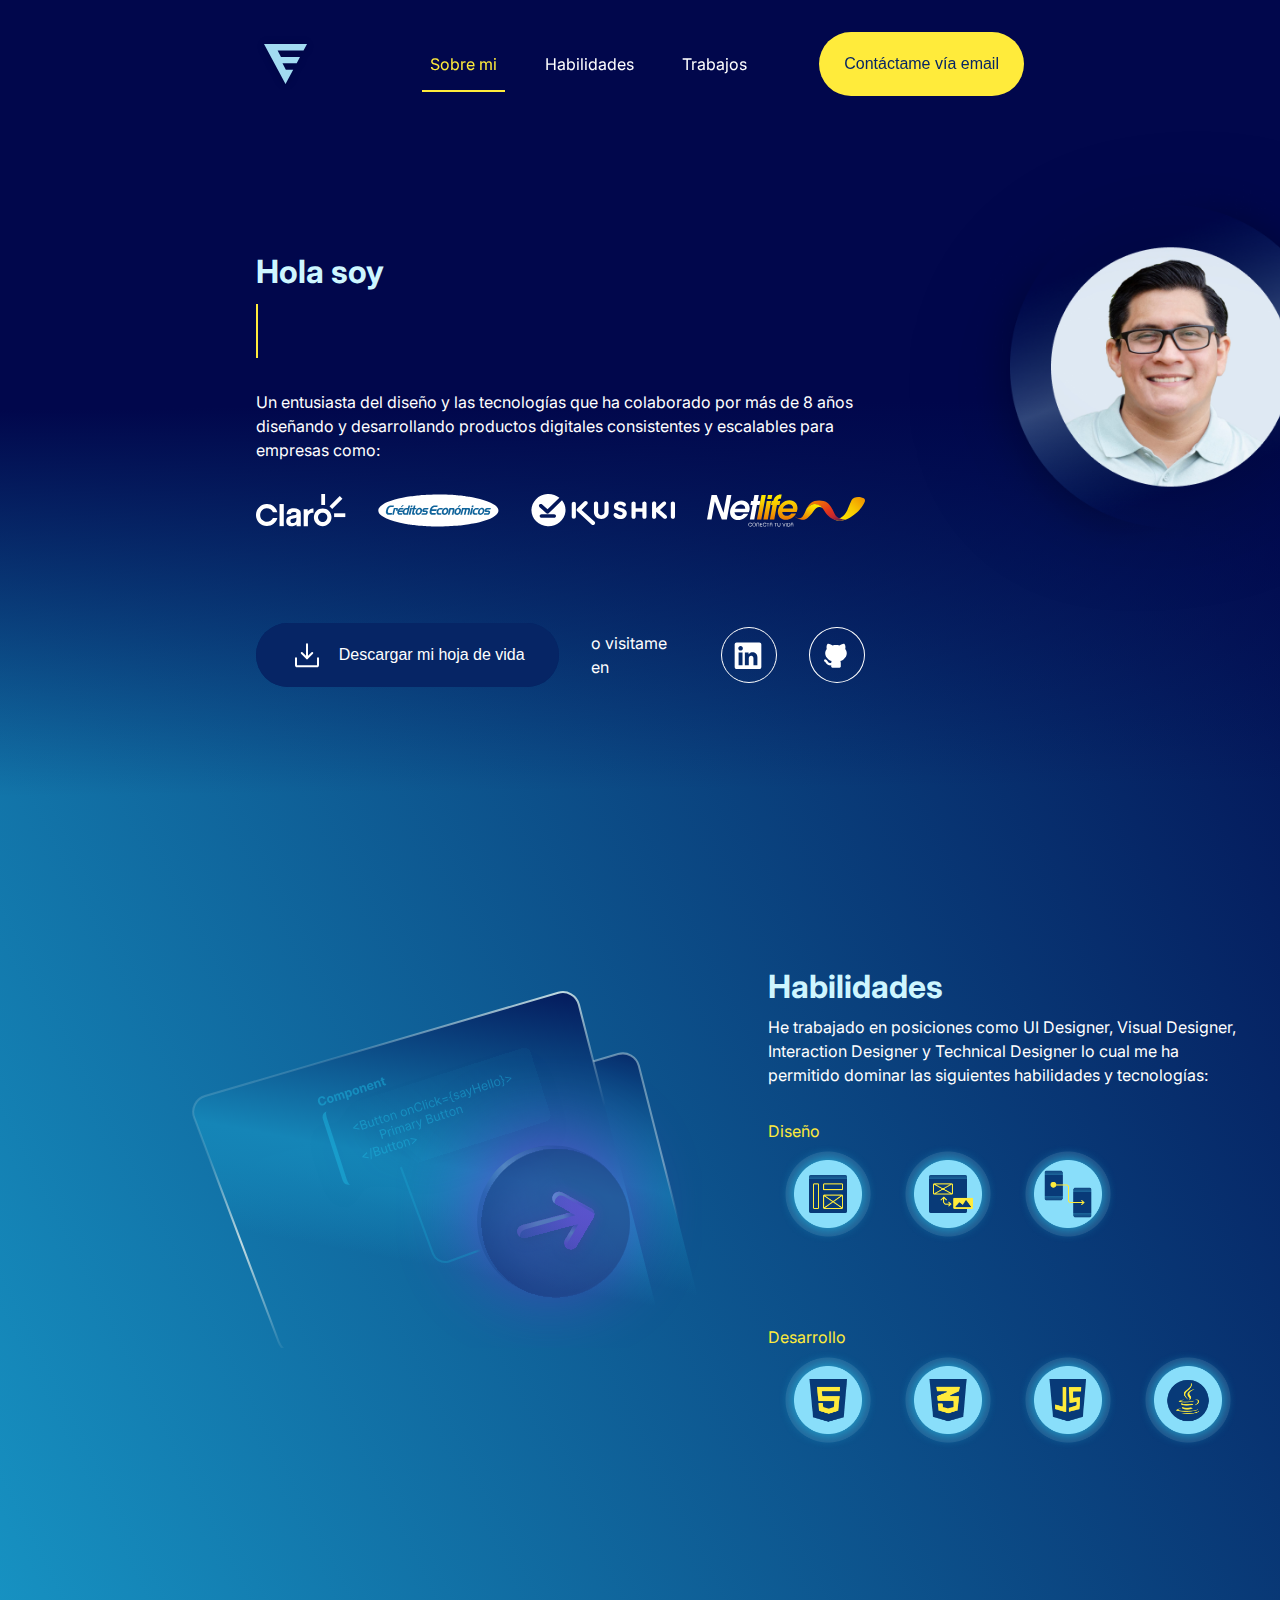
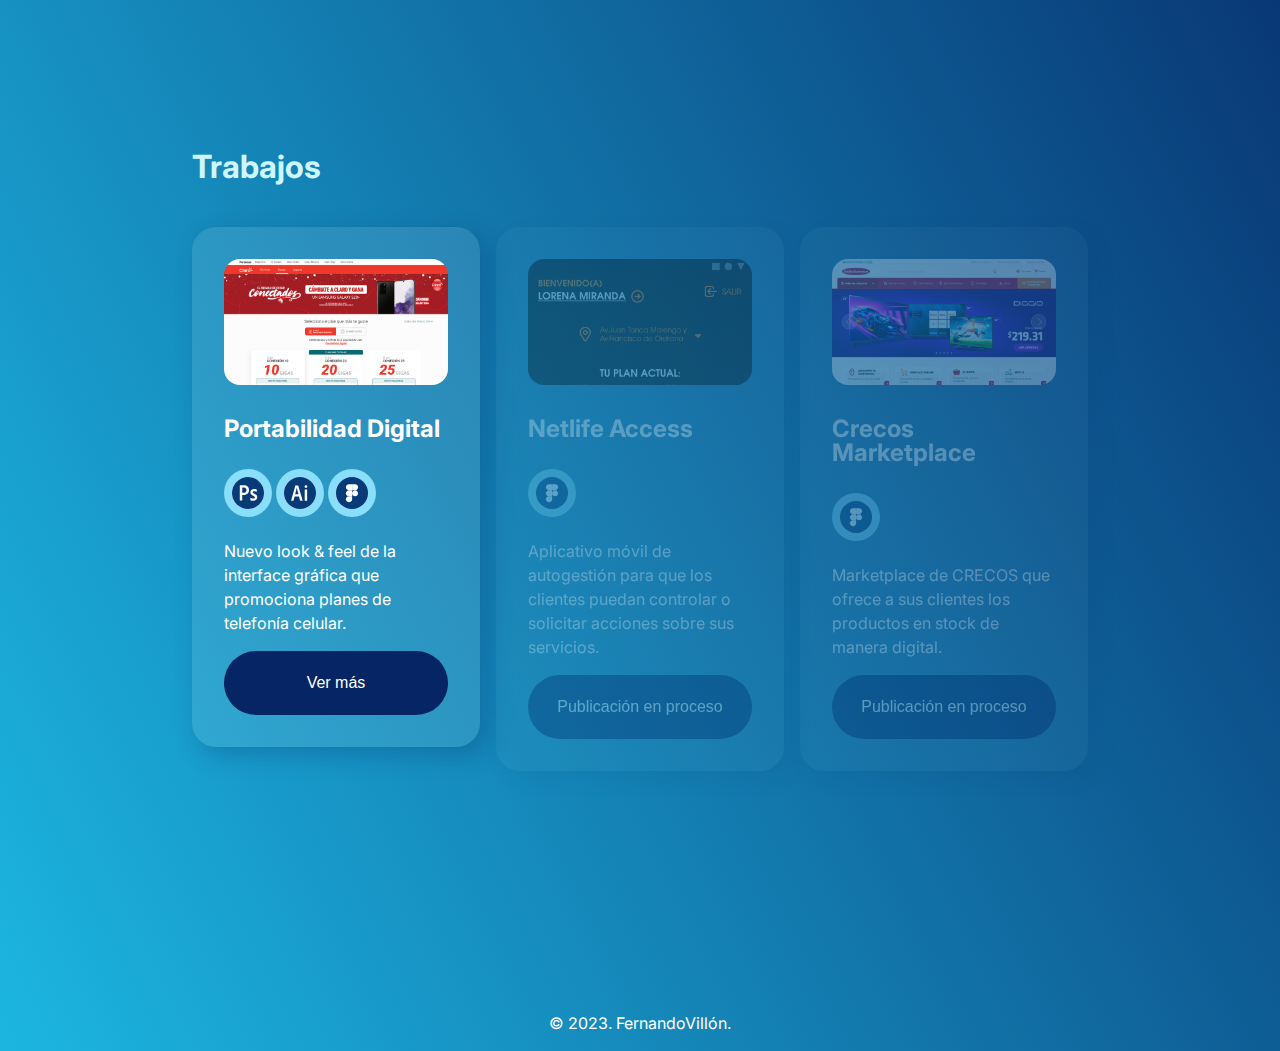
<file: index.html>
<!DOCTYPE html>
<html lang="en">
  <head>
    <meta charset="UTF-8" />
    <meta http-equiv="X-UA-Compatible" content="IE=edge" />
    <meta name="viewport" content="width=device-width, initial-scale=1" />

    <title>FernandoVillon</title>
    <link rel="stylesheet" href="style/style.css" />
  </head>
  <body>
    <nav>
      <img src="./assets/images/LogoFVR.svg" alt="" />
      <div id="actionsNav">
        <ul class="menu">
          <li><a class="header active" href="#header">Sobre mi</a></li>
          <li><a class="skills" href="#skills">Habilidades</a></li>
          <li><a class="trabajos" href="#trabajos">Trabajos</a></li>
        </ul>
        <button
          id="btn_primary"
          onclick="window.location.href='mailto:fvillonr@gmail.com'"
        >
          Contáctame vía email
        </button>
        <div id="menu_icon">
          <img id="iconMenu" src="./assets/icons/List.svg" alt="" />
        </div>
      </div>
    </nav>
    <section id="header">
      <div id="infoFVR">
        <div id="title">
          <h1 class="static-text">Hola soy</h1>
          <ul class="dynamic-txts">
            <li><span>Fernando Villón</span></li>
            <li><span>UI Designer</span></li>
            <li><span>Frontend Developer</span></li>
          </ul>
          <!--<p class="highlights">UI Designer | Frontend Developer</p>-->
        </div>
        <p>
          Un entusiasta del diseño y las tecnologías que ha colaborado por más
          de 8 años diseñando y desarrollando productos digitales consistentes y
          escalables para empresas como:
        </p>
        <div id="brands">
          <img class="it" src="assets/images/brands/Claro.svg" alt="" />
          <img class="it" src="assets/images/brands/CE_LOGO.svg" alt="" />
          <img class="it" src="assets/images/brands/Kushki.svg" alt="" />
          <img class="it" src="assets/images/brands/Netlife.svg" alt="" />
        </div>
        <div id="actions">
          <a
            href="./files/CV Formato_2022_FVR_SP_dev.pdf"
            download="FernandoVillonCV"
            target="_blank"
          >
            <button id="btn_secondary">
              <img
                id="icon_download"
                src="assets/icons/DownloadSimple.svg"
                alt=""
              />
              Descargar mi hoja de vida
            </button>
          </a>
          o visitame en
          <button
            id="btn_link"
            onclick="window.open('http://www.linkedin.com/in/fvillonr/')"
          >
            <img
              id="icon_download"
              src="assets/icons/Linkedin Fill.svg"
              alt=""
            />
            <span class="nameRRSS"> Linkedin</span>
          </button>
          <button
          id="btn_link"
          onclick="window.open('https://github.com/fvillon')"
        >
          <img
            id="icon_download"
            src="assets/icons/Github_filled.svg"
            alt=""
          />
          <span class="nameRRSS"> Github</span>
        </button>
        </div>
      </div>
      <img id="portraitIMG" src="./assets/images/FVRprotraitIMG2.png" alt=""> 
      
      <!--<div id="portrait">

      </div>-->
      <img id="blurTop" src="assets/images/BlurTopIMG.svg" alt="" />
    </section>
    <section id="skills">
      <img
        id="imgSkills"
        src="assets/images/StyleSheetsComponents.svg"
        alt=""
      />
      <div id="infoSkills">
        <h1 class="title">Habilidades</h1>
        <p>
          He trabajado en posiciones como UI Designer, Visual Designer,
          Interaction Designer y Technical Designer lo cual me ha permitido
          dominar las siguientes habilidades y tecnologías:
        </p>
        <div id="designSkills">
          <p class="highlights">Diseño</p>
          <div id="designItems">
            <div id="item">
              <img
                class="skillItem"
                src="assets/images/Skills/Design/Wireframe.png"
                alt=""
              />
              <h3>Wireframes</h3>
            </div>
            <div id="item">
              <img
                class="skillItem"
                src="assets/images/Skills/Design/Mockup.png"
                alt=""
              />
              <h3>Mockups</h3>
            </div>
            <div id="item">
              <img
                class="skillItem"
                src="assets/images/Skills/Design/Prototype.png"
                alt=""
              />
              <h3>Prototype</h3>
            </div>
          </div>
        </div>
        <div id="devSkills">
          <p class="highlights">Desarrollo</p>
          <div id="devItems">
            <div id="item">
              <img
                class="skillItem"
                src="assets/images/Skills/Dev/HTML.png"
                alt=""
              />
              <h3>Html</h3>
            </div>
            <div id="item">
              <img
                class="skillItem"
                src="assets/images/Skills/Dev/CSS.png"
                alt=""
              />
              <h3>Css</h3>
            </div>
            <div id="item">
              <img
                class="skillItem"
                src="assets/images/Skills/Dev/JS.png"
                alt=""
              />
              <h3>Javascript</h3>
            </div>
            <div id="item">
              <img
                class="skillItem"
                src="assets/images/Skills/Dev/JAVA.png"
                alt=""
              />
              <h3>Java</h3>
            </div>
          </div>
        </div>
      </div>
    </section>
    <section id="trabajos">
      <h1 class="title">Trabajos</h1>
      <div id="cardsGroup">
        <div class="card" id="card1">
          <div id="imgCard1"></div>
          <div class="infoCard">
            <h1 class="subtitle">Portabilidad Digital</h1>
            <div class="toolCards">
              <img src="assets/icons/toolsCards/PS.svg" alt="" />
              <img src="assets/icons/toolsCards/AI.svg" alt="" />
              <img src="assets/icons/toolsCards/Figma.svg" alt="" />
            </div>
            <p class="description">
              Nuevo look & feel de la interface gráfica que promociona planes de
              telefonía celular.
            </p>
            <button
              id="btn_secondary"
              onclick="window.location.href='detailPortabilidad.html'"
            >
              <!--<img id="icon_download" src="assets/icons/DownloadSimple.svg" alt="">-->
              Ver más
            </button>
          </div>
        </div>
        <div class="card" id="card2">
          <div id="imgCard2"></div>
          <div class="infoCard">
            <h1 class="subtitle">Netlife Access</h1>
            <div class="toolCards">
              <img src="assets/icons/toolsCards/Figma.svg" alt="" />
            </div>
            <p class="description">
              Aplicativo móvil de autogestión para que los clientes puedan
              controlar o solicitar acciones sobre sus servicios.
            </p>
            <button id="btn_secondary">
              <!--<img id="icon_download" src="assets/icons/DownloadSimple.svg" alt="">-->
              Publicación en proceso
            </button>
          </div>
        </div>
        <div class="card" id="card3">
          <div id="imgCard3"></div>
          <div class="infoCard">
            <h1 class="subtitle">Crecos Marketplace</h1>
            <div class="toolCards">
              <img src="assets/icons/toolsCards/Figma.svg" alt="" />
            </div>
            <p class="description">
              Marketplace de CRECOS que ofrece a sus clientes los productos en
              stock de manera digital.
            </p>
            <button id="btn_secondary">
              <!--<img id="icon_download" src="assets/icons/DownloadSimple.svg" alt="">-->
              Publicación en proceso
            </button>
          </div>
        </div>
      </div>
    </section>
    <footer>
      <p>© 2023. FernandoVillón.</p>
    </footer>
    <!-- js script -->
    <script type="text/javascript" src="./js/script.js"></script>
  </body>
</html>
</file>
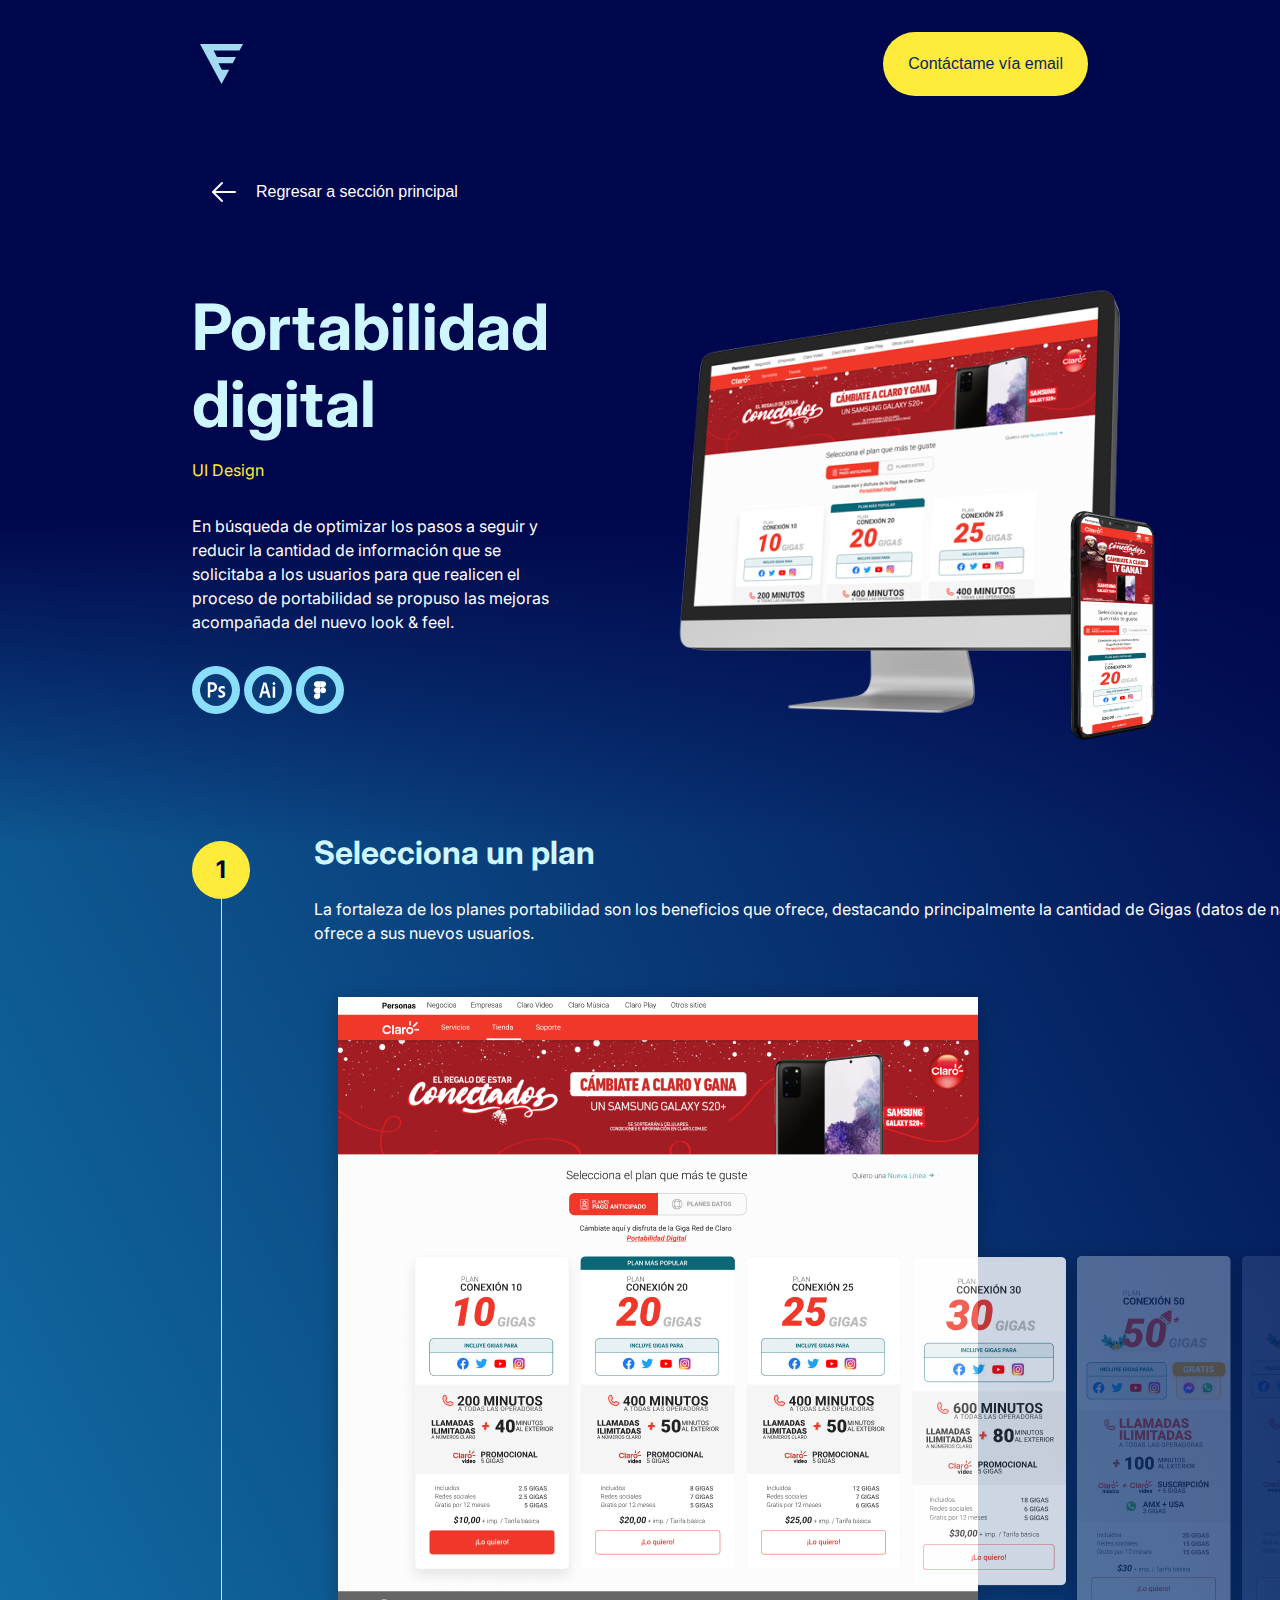
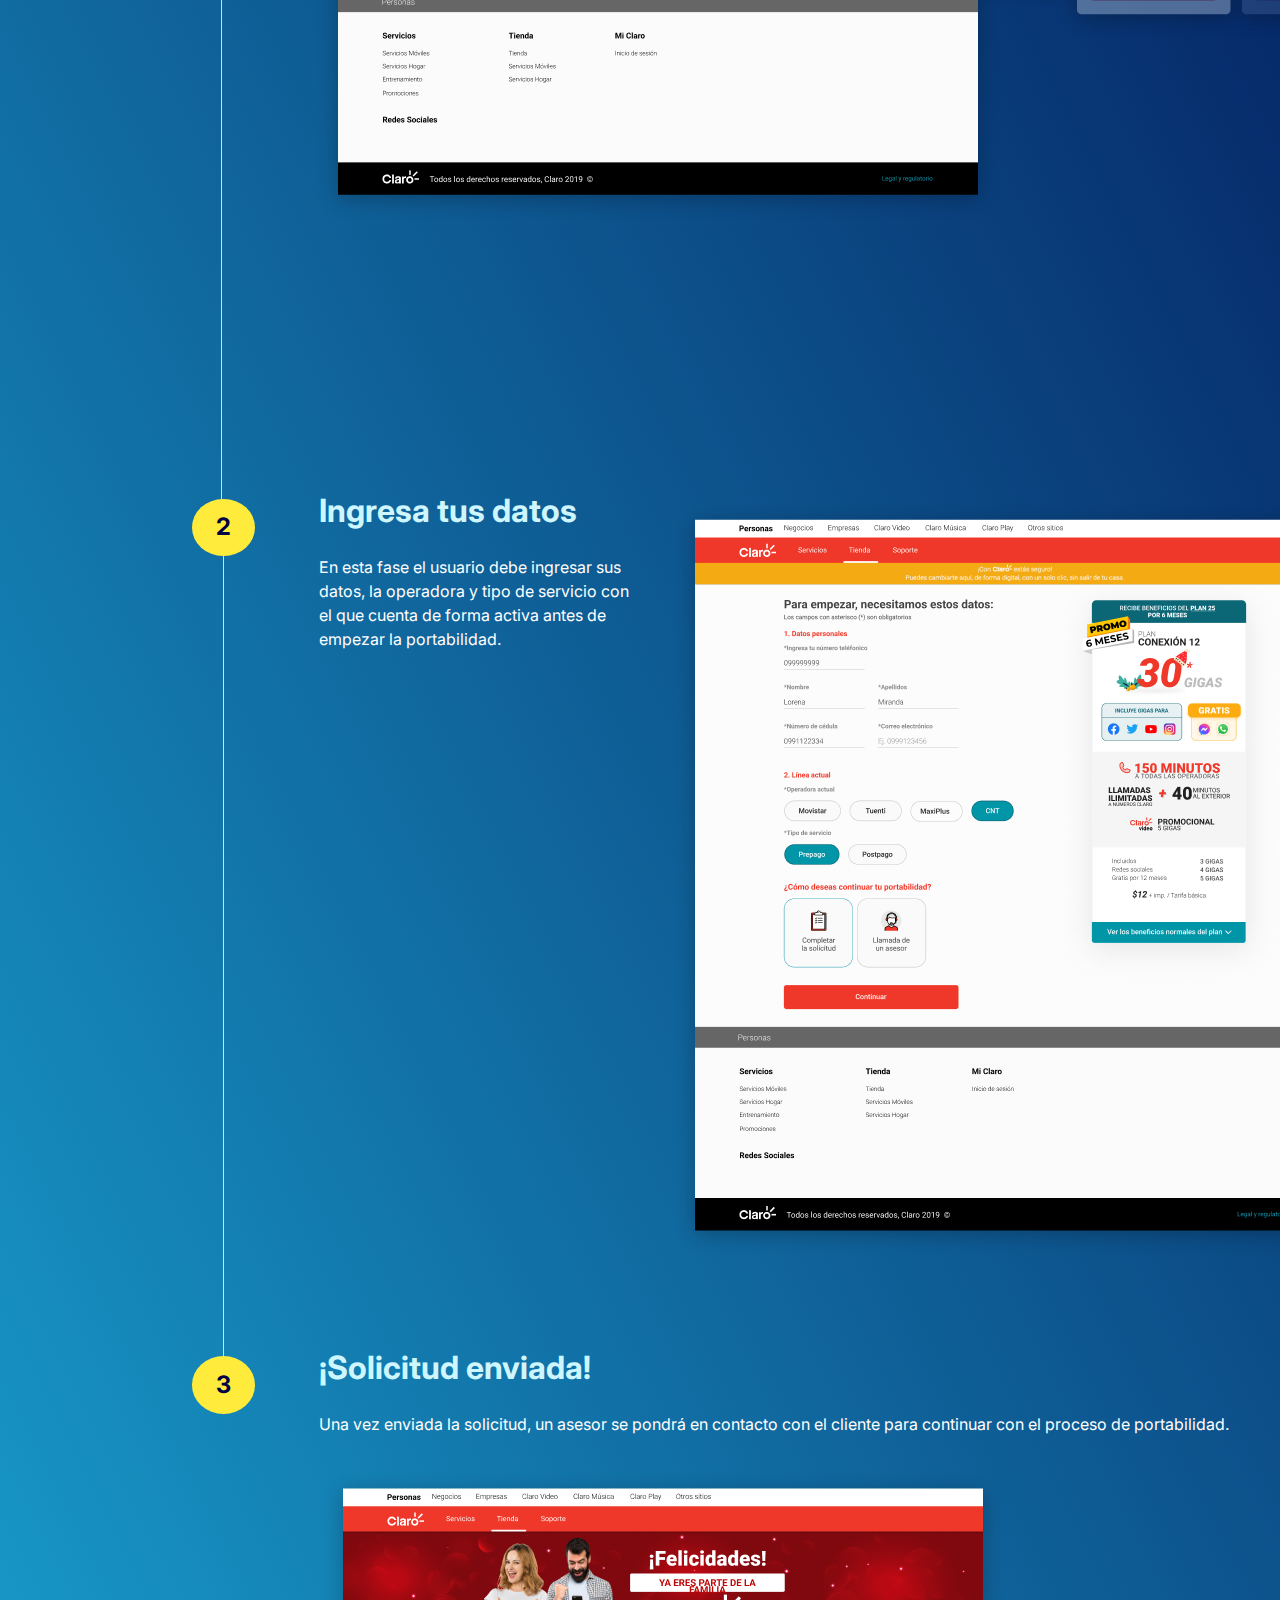
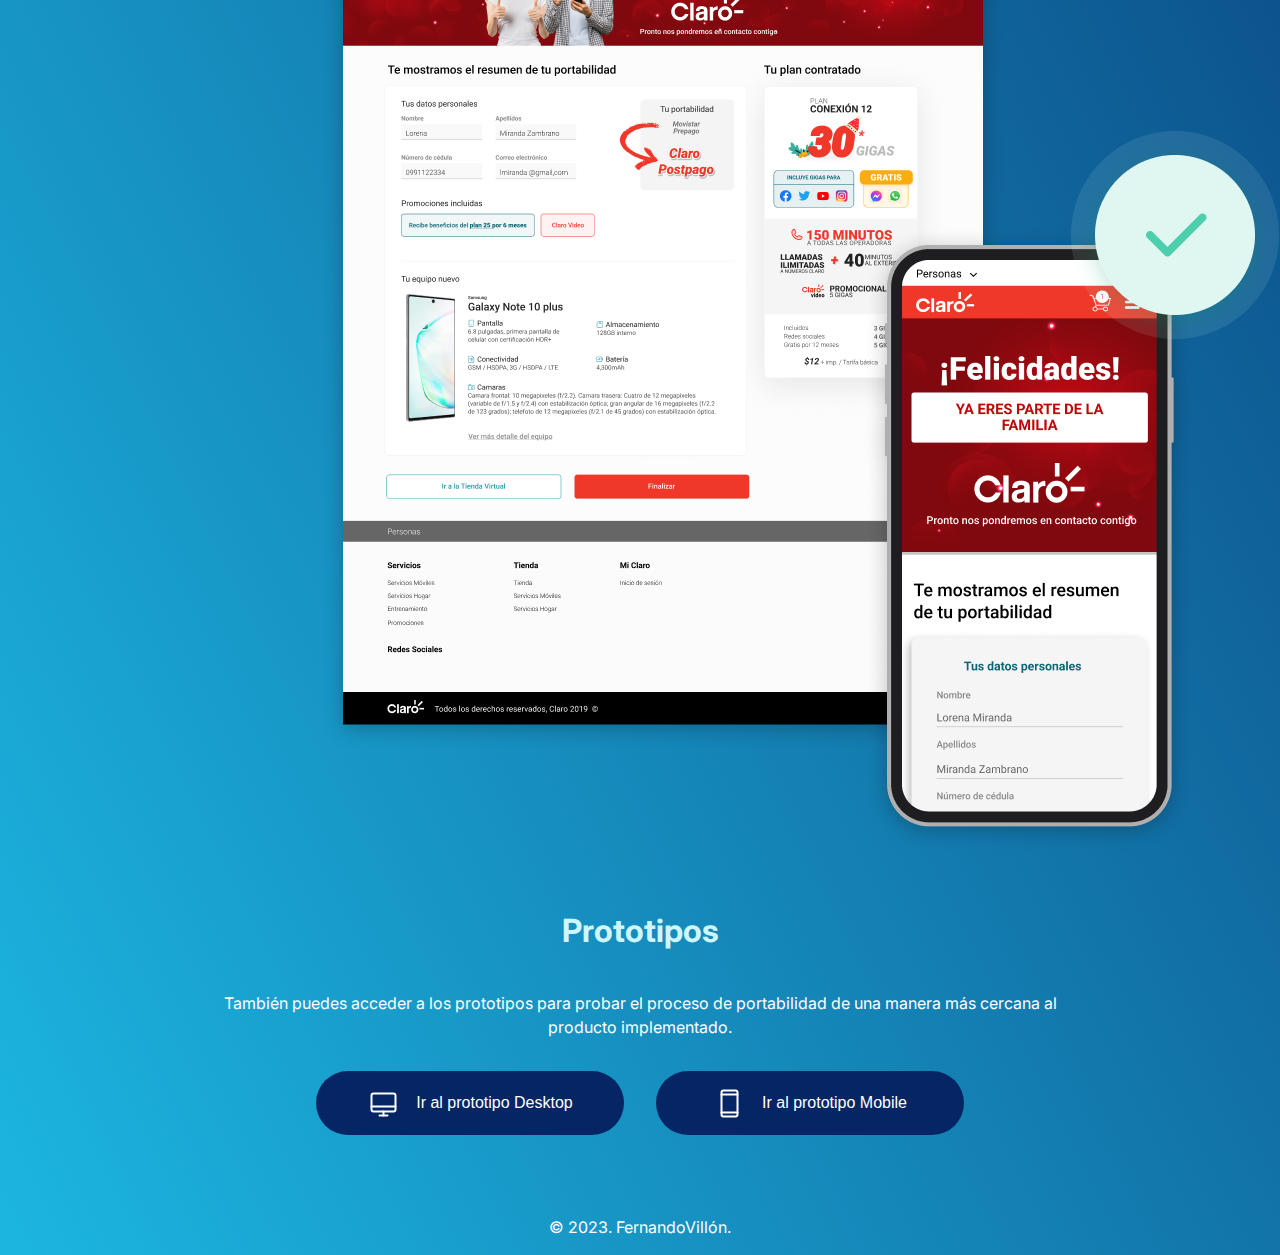
<file: detailPortabilidad.html>
<!DOCTYPE html>
<html lang="en">
  <head>
    <meta charset="UTF-8" />
    <meta http-equiv="X-UA-Compatible" content="IE=edge" />
    <meta name="viewport" content="width=device-width, initial-scale=1.0" />
    <title>Portabilidad Claro</title>
    <link rel="stylesheet" href="./style/styleDetailPortabilidad.css" />
  </head>
  <body>
    <nav>
      <img src="./assets/images/LogoFVR.svg" alt="" />
      <div id="actionsNav">
        <ul class="menu">
          <li><a class="header active" href="#header">Sobre mi</a></li>
          <li><a class="skills" href="#skills">Habilidades</a></li>
          <li><a class="trabajos" href="#trabajos">Trabajos</a></li>
        </ul>
        <button
          id="btn_primary"
          onclick="window.location.href='mailto:fvillonr@gmail.com'"
        >
          Contáctame vía email
        </button>
        <div id="menu_icon">
          <img id="iconMenu" src="./assets/icons/List.svg" alt="" />
        </div>
      </div>
    </nav>
    <section id="header">
      <button id="btn_link" onclick="window.location.href='index.html'">
        <img src="assets/icons/ArrowLeft.svg" alt="" />
        Regresar a sección principal
      </button>
      <main>
        <div id="infoFVR">
          <div id="title">
            <h1>Portabilidad digital</h1>
            <p class="highlights">UI Design</p>
          </div>
          <p>
            En búsqueda de optimizar los pasos a seguir y reducir la cantidad de
            información que se solicitaba a los usuarios para que realicen el
            proceso de portabilidad se propuso las mejoras acompañada del nuevo
            look & feel.
          </p>
          <div class="toolCards">
            <img src="assets/icons/toolsCards/PS.svg" alt="" />
            <img src="assets/icons/toolsCards/AI.svg" alt="" />
            <img src="assets/icons/toolsCards/Figma.svg" alt="" />
          </div>
        </div>
        <img
          id="displayIMG"
          src="./assets/images/DetallePortabilidad/imgPortabilidad.png"
          alt=""
        />
      </main>
    </section>
    <section id="selectPlan">
      <div class="step">
        <div class="numbStep">1</div>
        <div class="stepLine"></div>
      </div>
      <div class="container contStep1">
        <div class="infoStep">
          <h1 class="title">Selecciona un plan</h1>
          <p>
            La fortaleza de los planes portabilidad son los beneficios que
            ofrece, destacando principalmente la cantidad de Gigas (datos de
            navegación) que ofrece a sus nuevos usuarios.
          </p>
        </div>
        <img
          id="img1"
          src="./assets/images/DetallePortabilidad/selectPlan.png"
          alt=""
        />
        <!--<div id="img1"></div>-->
      </div>
    </section>
    <section id="planDetail">
      <div class="step">
        <div class="numbStep">2</div>
        <div class="stepLine"></div>
      </div>
      <div class="container contStep2">
        <div class="infoStep">
          <h1 class="title">Ingresa tus datos</h1>
          <p>
            En esta fase el usuario debe ingresar sus datos, la operadora y tipo
            de servicio con el que cuenta de forma activa antes de empezar la
            portabilidad.
          </p>
        </div>
        <img
          id="img2"
          src="./assets/images/DetallePortabilidad/IngresarDatos.png"
          alt=""
        />
        <!--<div id="img2"></div>-->
      </div>
    </section>
    <section id="success">
      <div class="step">
        <div class="numbStep">3</div>
        <div class="stepLine"></div>
      </div>
      <div class="container contStep3">
        <div class="infoStep">
          <h1 class="title">¡Solicitud enviada!</h1>
          <p>
            Una vez enviada la solicitud, un asesor se pondrá en contacto con el
            cliente para continuar con el proceso de portabilidad.
          </p>
        </div>
        <img
          id="img3"
          src="./assets/images/DetallePortabilidad/successIMG.png"
          alt=""
        />
        <!--<div id="img1"></div>-->
      </div>
    </section>
    <section id="prototype">
      <h1 class="title">Prototipos</h1>
      <p>
        También puedes acceder a los prototipos para probar el proceso de
        portabilidad de una manera más cercana al producto implementado.
      </p>
      <div id="actions">
        <button
          id="btn_secondary"
          onclick="window.location.href='https://cutt.ly/portabilildadClaro_Desktop'"
        >
          <img id="icon_download" src="assets/icons/Desktop.svg" alt="" />
          Ir al prototipo Desktop
        </button>
        <button
          id="btn_secondary"
          onclick="window.location.href='https://cutt.ly/portabilidadClaro_mobile'"
        >
          <img id="icon_download" src="assets/icons/DeviceMobile.svg" alt="" />
          Ir al prototipo Mobile
        </button>
      </div>
    </section>
    <footer>
      <p>© 2023. FernandoVillón.</p>
    </footer>
    <script type="text/javascript" src="./js/script.js"></script>
  </body>
</html>
</file>
<file: style/style.css>
@import url("https://fonts.googleapis.com/css2?family=Inter:wght@100;200;300;400;500;600;700;800;900&display=swap");

* {
  margin: 0;
  padding: 0;
  border: 0;
  outline: 0;
  text-decoration: none;
  list-style: none;
  box-sizing: border-box;
  /*outline: 1px solid red;*/
}

html {
  scroll-behavior: smooth;
}

body {
  height: 100%;
  width: 40vw;
  background: linear-gradient(243.15deg, #000046 0%, #1cb5e0 99.34%);
  background-repeat: no-repeat;
  font-family: "Inter", sans-serif;
  font-weight: 400;
  font-size: 16px;
  line-height: 24px;
  color: white;
  overflow-x: hidden;
}

nav {
  display: flex;
  flex-direction: row;
  justify-content: space-between;
  align-items: center;
  width: 100vw;
  height: 8em;
  padding: 0px 16em;
  position: fixed;
  top: 0;
  z-index: 99;
  transition: 0.4s ease-in-out;
}

nav.scrolled {
  background: #0626659f;
  backdrop-filter: blur(5px);
  height: 5em;
}

#actionsNav {
  display: flex;
  flex-direction: row;
  align-items: center;
  gap: 4em;
}

.menu {
  width: 30vw;
  display: flex;
  flex-direction: row;
  justify-content: flex-end;
  gap: 2em;
}

.menu li {
  position: relative;
  /*display: inline-block;*/
  padding: 0.5em;
}

.menu li a {
  color: white;
  transition: 0.3s ease;
}

.menu li a:hover {
  color: #ffeb3b;
}

.menu li a.active {
  color: #ffeb3b;
}

.active::after {
  /*padding: 0.5em;*/
  content: "";
  width: 100%;
  height: 2px;
  background: #ffeb3b;
  position: absolute;
  bottom: -0.5em;
  left: 0px;
}

#menu_icon {
  display: none;
  cursor: pointer;
}

#menu_icon_c {
  display: none;
  cursor: pointer;
}

#header {
  padding: 10em 16em;

  display: flex;
  flex-direction: row;

  width: 100vw;
  gap: 6em;

  background: linear-gradient(179.44deg, #01074C 47.67%, rgba(1, 7, 76, 0) 92.67%);
}

#infoFVR {
  margin-top: 96px;
width:50vw;
  /*margin-right: 96px;*/
}

#infoFVR h1 {
  font-weight: 700;
  font-size: 32px;
  color: #cef6ff;
  line-height: 32px;
  /*margin-bottom:48px;*/
}

#infoFVR p {
  margin-top: 2em;
}


#portrait{
  width:250px;
  height:228px;
  /*
  border-image: linear-gradient(164.14deg, rgba(14, 93, 149, 0) 26.73%, #BAEEFF 111.18%);
    filter: drop-shadow(0px 4px 56px rgba(0, 0, 0, 0.25));
    border-width: 56px;
    border-style: solid;
    border: 4px solid transparent;*/
padding: 40px;
box-sizing: content-box;
  background-image:url(../assets/images/FVRprotraitIMG2.png);
    /*position:absolute;*/
  background-size: cover;
  background-position: top;
  border-radius:50%;
  
   /* left: 800px;
    top: 100px;
    z-index:1;*/
    
}

#portraitIMG{

  position:relative;
  width:420px;
  height:420px;
  filter: drop-shadow(0px 4px 56px rgba(0, 0, 0, 0.25));
}

#blurTop {

  display: none;
  position: absolute;
  left: 54em;
  top: 10em;

}

#title {
  text-align: left;
  display: flex;
  flex-direction:column;
  align-items: flex-start;
  margin-bottom: 32px;
  gap: 1em;
}

#title p {
  margin-top: 0.5em;
}

#infoFVR .dynamic-txts {
  font-family: "Inter", sans-serif;
  color: #ffeb3b;
  font-size: 48px;
  font-weight: 700;
  line-height: 62px;
  height: 54px;
  overflow: hidden;
}

#infoFVR .dynamic-txts li {
  top: 0;
  color: #ffeb3b;
  position: relative;
  animation: slide 12s steps(3) infinite;
}

@keyframes slide {
  100% {
    top: -200px;
  }
}

#infoFVR .dynamic-txts li::after {
  content: "";
  background: #01074c;
  position: absolute;
  left: 0;
  height: 100%;
  width: 100%;
  border-left: 2px solid #ffeb3b;
  animation: typing 4s steps(6) infinite;
}

@keyframes typing {
  52%,
  86% {
    left: calc(100%);
  }
  100% {
    left: 0;
  }
}

#brands {
  margin-top: 32px;
  margin-bottom: 6em;
  display: flex;
  flex-direction: row;
  gap: 2em;
}

#actions {
  display: flex;
  flex-direction: row;
  align-items: center;
  gap: 32px;
}

#btn_primary {
  font-weight: 400;
  font-size: 16px;
  width: 308px;
  height: 64px;
  background: #ffeb3b;
  border-radius: 50px;
  border-style: none;
  color: #062565;
  transition: 0.3s ease;
  width: 16vw;
}

#btn_primary:hover {
  background: rgb(255, 217, 0);
  cursor: pointer;
}

#btn_secondary {
  font-weight: 400;
  font-size: 16px;
  cursor: pointer;
  width: 100%;
  height: 64px;
  background:#062565;
  border-radius: 50px;
  border-style: none;
  color: white;
  display: flex;
  flex-direction: row;
  justify-content: center;
  align-items: center;
  transition: 0.3s ease;
}

#actions a {
  font-weight: 400;
  font-size: 16px;
  cursor: pointer;
  width: 50%;
  height: 64px;
  background: #062565;
  border-radius: 50px;
  border-style: none;
  color: white;
  display: flex;
  flex-direction: row;
  justify-content: center;
  align-items: center;
  transition: 0.3s ease;
}

#btn_secondary:hover {
  background: #02164f;
}

#icon_download {
  margin-right: 16px;
}

#btn_link {
  background:none;
  display:flex;
  flex-direction:row;
  justify-content:center;
  align-items:center;
  color: white;
  width: 56px;
  height:56px;
  border:1px solid white;
  border-radius:50%;
  cursor: pointer;
  text-align:center;
  padding-left:1em;
}

#btn_link:hover {
  text-decoration: underline;
  background:#1cb5e02c;
}

.nameRRSS{
  display:none;
}

.highlights {
  color: #ffeb3b;
}

#skills {
  width: 100vw;
  display: flex;
  flex-direction: row;
  /*flex-wrap: wrap;*/
  align-items: flex-start;
  /*margin-bottom: 8em;
  padding-right: 12em;*/
  padding: 8em 12em;
  gap: 4em;
}

#skills h1 {
  font-weight: 700;
  font-size: 32px;
  color: #cef6ff;
  margin-bottom: 0.5em;
}
/*
#skills p {
  width: 800px;
}*/

#skills h3 {
  width: 120px;
  height: 40px;
  font-size: 1em;
  text-align: center;
  border-radius: 8px;
  background-color: #062565;
  color: white;
  padding: 0.5em;
  opacity: 0;
  transform: translate(0px, -100px);
  transition: 0.4s ease;
}

#designSkills {
  margin-top: 32px;
  margin-bottom: 32px;
}

#item {
  display: flex;
  flex-direction: column;
  align-items: center;
}

#designItems,
#devItems {
  display: flex;
  flex-direction: row;
  justify-content: flex-start;
  height: 150px;
}
#designItems div:hover h3,
#devItems div:hover h3 {
  opacity: 1;
  transform: translate(0px, -140px);
}

#imgSkills {
  width: 40vw;
}

.skillItem {
  width: 8vw;
}

#trabajos {
  width: 100vw;
  margin-bottom: 96px;
  padding: 8em 12em;
  display: flex;
  flex-direction: column;
  gap: 2em;
}

#trabajos h1 {
  font-weight: 700;
  font-size: 32px;
  color: #cef6ff;
  margin-bottom: 0.5em;
}

#cardsGroup {
  display: flex;
  flex-direction: row;
  align-items: flex-start;
  padding: 0px;
  gap: 16px;
}

.card {
  display: flex;
  flex-direction: column;
  align-items: flex-start;
  flex: 1 1 0;
  padding: 2em 2em;
  gap: 2em;
  background: rgba(255, 255, 255, 0.1);
  box-shadow: 8px 8px 24px rgba(6, 37, 101, 0.25);
  border-radius: 24px;
  width: 100%;
}

.card:hover {
  outline: 1px solid white;
}

.imgCard {
  width: 100%;
  aspect-ratio: 16/9;
  object-fit: cover;
  border-radius: 16px;
  background-color: linear-gradient(#7ed56f, #28b485);
}

#imgCard1 {
  width: 100%;
  aspect-ratio: 16/9;
  object-fit: cover;
  border-radius: 16px;
  background-image: url(../assets/images/displayCards/displayClaro.jpg);
  background-size: cover;
  background-position: top;
}

#imgCard2 {
  width: 100%;
  aspect-ratio: 16/9;
  object-fit: cover;
  border-radius: 16px;
  background-image: url(../assets/images/displayCards/displayNetlifeApp.jpg);
  background-size: cover;
  background-position: top;
}

#imgCard3 {
  width: 100%;
  aspect-ratio: 16/9;
  object-fit: cover;
  border-radius: 16px;
  background-image: url(../assets/images/displayCards/displayCrecosMarketPlace.jpg);
  background-size: cover;
  background-position: top;
}

.infoCard {
  display: flex;
  flex-direction: column;
  gap: 1em;
}

#card1 h1 {
  font-weight: 700;
  font-size: 24px;
  color: white;
  margin-bottom: 0.5em;
}

#card2 {
  opacity: 0.3;
}

#card2 h1 {
  font-weight: 700;
  font-size: 24px;
  color: white;
  margin-bottom: 0.5em;
}

#card3 {
  opacity: 0.3;
}

#card3 h1 {
  font-weight: 700;
  font-size: 24px;
  color: white;
  margin-bottom: 0.5em;
}

footer {
  width: 100vw;
  text-align: center;
  padding: 16px 0px;
}

/* Extra large devices */
@media screen and (max-width: 1200px) {
  body {
    width: 100vw;
    margin: 0;
    padding: 0;
  }

  nav {
    display: flex;
    flex-direction: row;
    justify-content: space-between;
    align-items: center;
    width: 100vw;
    height: 109px;
    margin: 0em;
    padding: 0em 6em;
    transition: 0.2s;
  }

  .menu {
    width: 50vw;
  }

  #actionsNav {
    display: flex;
    flex-direction: row;
    align-items: center;
    gap: 2em;
  }

  #btn_primary {
    width: 20vw;
  }

  #btn_link {
    width:56px;
    height:56px;
    display: flex;
    flex-direction: row;
    justify-content: center;
    border: 1px solid white;
    background:rgba(255, 255, 255, 0.049);
    border-radius: 32px;
  }

  #header {
    padding: 6em 6em;
    /*margin-top:2em;*/
    margin-bottom: 8em;
    display: flex;
    flex-direction: column-reverse;
    align-items: center;
    gap: 1em;
    width: 100vw;
    background: linear-gradient(
    179.75deg,
    #01074c 8.3%,
    #01074c 60.87%,
    rgba(1, 7, 76, 0) 99.76%
  );
  }

  #infoFVR h1 {
  }

  .highlights {
    /*display:none;*/
  }

  #title {
    /*display:none;*/
    justify-content: center;
    align-items: center;
  }

  #brands {
    /* display:none;*/
    justify-content: center;
  }

  #actions a{
    width:40%;
  }

  #btn_secondary{
    width:100%;
  }

  #infoFVR {
    margin: 0;
    margin-top: 1em;
    text-align: center;
    width:100%
  }

  #brands {
    margin-top: 2em;
    margin-bottom: 4em;
  }

  #actions {
    justify-content: center;
  }

  #portrait {
    margin: 0;
    padding: 0;
    width: 200px;
    height: 200px;

  }

  #blurTop {
    display: none;
    /*
            position: absolute;
            left: 5em;
            top: 12em;
            z-index:3;*/
  }

  #skills {
    text-align: center;
    display: flex;
    width: 100vw;
    padding: 4em 8em;
    flex-direction: column;
  }

  #skills p {
  }

  /*#skills h1 {
    margin-bottom: 0em;
  }*/

  #imgSkills {
    display: none;
  }

  #infoSkills {
    /*background: yellow;*/
    display: flex;
    flex-direction: column;
    justify-content: center;
  }

  #designSkills {
    /*background: blue;*/
  }

  #designItems {
    /*background: green;*/
    justify-content: center;
  }

  #devSkills {
  }

  #devItems {
    /*background: green;*/
    justify-content: center;
    gap: 0px;
  }

  .skillItem {
    justify-content: center;
    width: 150px;
    /*background: red;*/
    margin: 0px;
  }

  #trabajos {
    display: flex;
    flex-direction: column;
    width: 100vw;
    margin: 0em;
    padding: 4em 8em;
    justify-content: center;
  }

  #trabajos h1 {
    margin-bottom: 0em;
  }

  .title {
    text-align: center;
    margin-bottom: 2em;
  }

  .subtitle {
    order: -2;
  }

  .card {
    flex-direction: row;
    padding: 1em;
    gap: 2em;
  }

  .card .imgCard {
    border-radius: 8px;
    aspect-ratio: 1/1;
    object-fit: cover;
    height: 18em;
  }

  #imgCard1 {
    width: 40%;
    aspect-ratio: 1/1;
  }

  #imgCard2 {
    width: 52%;
    aspect-ratio: 1/1;
  }

  #imgCard3 {
    width: 44%;
    aspect-ratio: 1/1;
  }

  #card1 {
    margin-bottom: 0em;
  }

  .infoCard {
    display: flex;
    flex-direction: column;
    gap: 0.5em;
  }

  #cardsGroup {
    margin-top: 2em;
    display: flex;
    flex-direction: column;
  }

  .description {
    order: -1;
  }

  .toolCards {
    order: 0;
    margin-bottom: 2em;
  }

  footer {
    padding: 1em 0em;
  }
}

/* Large Devices (Laptops-Desktop)*/
@media screen and (max-width: 992px) {
  nav {
    padding: 0em 4em;
  }

  #header {
    padding: 6em 4em;
    align-items: center;
  }

  #header #title{
    flex-direction:column;
    align-items:center;
  }

  .menu {
    flex-direction: column;
    justify-content: flex-start;
    align-items: center;
    position: absolute;
    top: 79%;
    right: -100%;
    width: 30vw;
    height: 32vh;
    background: #000046;
    gap: 0.5em;
    border-radius: 16px;
    transition: all 0.2s ease;
  }

  .menu.open {
    right: 2%;
  }

  .menu li {
    width: 100%;
    padding: 1.5em;
  }

  #menu_icon {
    display: block;
    cursor: pointer;
  }

  #menu_icon_c {
    display: none;
    cursor: pointer;
  }

  .active::after {
    /*padding: 0.5em;*/
    content: "";
    width: 2px;
    height: 80%;
    background: #ffeb3b;
    position: absolute;
    justify-content: center;
    bottom: 6px;
    left: 0px;
  }

  #btn_primary {
    width: 30vw;
  }

  #infoFVR {
    margin: 0;
    width:100%;
  }

  #actions {
    flex-direction: column;
    width:100%;
  }

  #actions a{
    width:80%;
  }
  
  #btn_link {
    display: flex;
    flex-direction: row;
    justify-content: center;
    width: 80%;
  }

  .nameRRSS{
    display:flex;
    flex-direction:row;
    font-size:16px;
  }

  #skills {
    padding: 4em 4em;
  }

  #trabajos {
    padding: 4em 4em;
  }
}

/*Medium devices (Landscapes and tablets)*/
@media screen and (max-width: 768px) {
  nav {
    padding: 0em 2em;
  }

  .menu {
    width: 40vw;
  }

  #btn_primary {
    width: 40vw;
  }
  
  #btn_link {
    width: 80%;
  }
  #header {
    padding: 6em 2em;
  }

  #brands {
    line-height: 4em;
  }

  #skills {
    padding: 4em 2em;
  }

  #infoSkills {
    gap: 2em;
  }

  #designSkills {
    margin-bottom: 4em;
  }

  #skills h3 {
    width: 120px;
    height: 40px;
    font-size: 1em;
    text-align: center;
    border-radius: 8px;
    background-color: #06266500;
    color: white;
    padding: 0.5em;
    opacity: 1;
    transform: translate(0px, -16px);
    transition: 0.4s ease;
  }

  #designItems div:hover h3,
  #devItems div:hover h3 {
    opacity: 1;
    transform: translate(0px, -16px);
  }

  #trabajos {
    padding: 4em 2em;
  }
}

/* Small devices*/
@media screen and (max-width: 600px) {
  nav {
    padding: 0em 1em;
  }

  #btn_primary {
    width: 50vw;
  }

  #infoFVR .dynamic-txts {
    font-family: "Inter", sans-serif;
    color: #ffeb3b;
    font-size: 32px;
    font-weight: 700;
    line-height: 60px;
    height: 48px;
    overflow: hidden;
  }

  #item{
    gap:0.5em;
  }

  #designSkills {
    margin-bottom: 4em;
  }

  .skillItem{
    width:24vw;
  }


  .card {
    flex-direction: column;
    align-items: center;
  }

  #actions {
    flex-direction: column;
  }

  #btn_secondary {
    width: 90vw;
  }

  .infoCard #btn_secondary {
    width: 82vw;
  }

  /* Small devices plus*/
  @media screen and (min-width: 200px) {
    nav {
      padding: 0em 1em;
    }

    .menu {
      height: 36givh;
    }

    .active::after {
      /*padding: 0.5em;*/
      content: "";
      width: 2px;
      height: 40%;
      background: #ffeb3b;
      position: absolute;
      justify-content: center;
      bottom: 20px;
      left: 0px;
    }

    #btn_primary {
      width: 50vw;
    }

    #header {
      width: 100vw;
      padding: 6em 1em 2em 1em;
      gap: 1em;
    }

    #brands {
      flex-wrap: wrap;
      justify-content: center;
    }

    #skills {
      padding: 2em 1em 8em 1em;
      margin-bottom: 8em;
    }

    #designItems,
    #devItems {
      flex-wrap: wrap;
    }

    #trabajos {
      padding: 8em 1em;
    }

    .card {
      flex-direction: column;
      align-items: center;
      padding: 2em;
    }

    .card .imgCard {
      /*aspect-ratio: none;
      object-fit: cover;
      background: red;*/
      width: 100%;
    }

    #imgCard1,
    #imgCard2,
    #imgCard3 {
      aspect-ratio: 16/9;
      width: 100%;
    }


    .infoCard #btn_secondary {
      width: 100%;
    }

    #actions a{
      width:80%
    };

  }
}
</file>
<file: style/styleDetailPortabilidad.css>
@import url("https://fonts.googleapis.com/css2?family=Inter:wght@100;200;300;400;500;600;700;800;900&display=swap");

* {
  margin: 0;
  padding: 0;
  border: 0;
  outline: 0;
  text-decoration: none;
  list-style: none;
  box-sizing: border-box;
  /*outline: 1px solid red;*/
}

html {
  scroll-behavior: smooth;
}

body {
  height: 100%;
  width: 40vw;
  background: linear-gradient(243.15deg, #000046 0%, #1cb5e0 99.34%);
  background-repeat: no-repeat;
  font-family: "Inter", sans-serif;
  font-weight: 400;
  font-size: 16px;
  line-height: 24px;
  color: white;
  overflow-x: hidden;
}

nav {
  display: flex;
  flex-direction: row;
  justify-content: space-between;
  align-items: center;
  width: 100vw;
  height: 8em;
  padding: 0px 12em;
  position: fixed;
  top: 0;
  z-index: 99;
  transition: 0.4s ease-in-out;
}

nav.scrolled {
  background: #0626659f;
  backdrop-filter: blur(5px);
  height: 5em;
}

#actionsNav {
  display: flex;
  flex-direction: row;
  align-items: center;
  gap: 4em;
}

.menu {
  width: 30vw;
  display: none;
  flex-direction: row;
  justify-content: flex-end;
  gap: 2em;
}

.menu li {
  position: relative;
  /*display: inline-block;*/
  padding: 0.5em;
}

.menu li a {
  color: white;
  transition: 0.3s ease;
}

.menu li a:hover {
  color: #ffeb3b;
}

.menu li a.active {
  color: #ffeb3b;
}

.active::after {
  /*padding: 0.5em;*/
  content: "";
  width: 100%;
  height: 2px;
  background: #ffeb3b;
  position: absolute;
  bottom: -0.5em;
  left: 0px;
}

#menu_icon {
  display: none;
  cursor: pointer;
}

#menu_icon_c {
  display: none;
  cursor: pointer;
}

#header {
  padding: 10em 12em 6em 12em;

  display: flex;
  flex-direction: column;
  width: 100vw;
  background: linear-gradient(
    179.75deg,
    #01074c 8.3%,
    #01074c 60.87%,
    rgba(1, 7, 76, 0) 99.76%
  );
  gap: 4em;
}

main {
  display: flex;
  flex-direction: row;
  gap: 8em;
}

#infoFVR {
  display: flex;
  flex-direction: column;
  gap: 2em;
}

#infoFVR h1 {
  font-weight: 700;
  font-size: 64px;
  color: #cef6ff;
  line-height: 77px;
  /*margin-bottom:48px;*/
}

#title {
  display: flex;
  flex-direction: column;
  gap: 1em;
}

#actions {
  display: flex;
  flex-direction: row;
  align-items: center;
  gap: 32px;
}

#btn_primary {
  font-weight: 400;
  font-size: 16px;
  width: 308px;
  height: 64px;
  background: #ffeb3b;
  border-radius: 50px;
  border-style: none;
  color: #062565;
  transition: 0.3s ease;
  width: 16vw;
}

#btn_primary:hover {
  background: rgb(255, 217, 0);
  cursor: pointer;
}

#btn_secondary {
  font-weight: 400;
  font-size: 16px;
  cursor: pointer;
  width: 308px;
  height: 64px;
  background: #062565;
  border-radius: 50px;
  border-style: none;
  color: white;
  display: flex;
  flex-direction: row;
  justify-content: center;
  align-items: center;
  transition: 0.3s ease;
  gap: 1em;
}

#btn_secondary:hover {
  background: #02164f;
}

#btn_link {
  font-weight: 400;
  font-size: 16px;
  background: none;
  display: flex;
  align-items: center;
  color: white;
  gap: 16px;
  padding: 1em;
  cursor: pointer;
}

#btn_link:hover {
  text-decoration: underline;
}

.highlights {
  color: #ffeb3b;
}

#selectPlan {
  width: 100vw;
  display: flex;
  flex-direction: row;
  /*flex-wrap: wrap;*/
  align-items: flex-start;
  /*margin-bottom: 8em;
    padding-right: 12em;*/
  padding: 0em 12em;
  gap: 4em;
}

#selectPlan h1 {
  font-weight: 700;
  font-size: 32px;
  color: #cef6ff;
  margin-bottom: 0.5em;
}

.step {
  display: flex;
  flex-direction: column;
  align-items: center;
}

.container {
  display: flex;
  flex-direction: column;
  gap: 2em;
}

.infoStep {
  display: flex;
  flex-direction: column;
  gap: 1em;
}

.numbStep {
  font-size: 24px;
  font-weight: 700;
  padding: 0.7em 1em;
  border-radius: 50%;
  background: #ffeb3b;
  color: #000046;
}

.stepLine {
  display: block;
  width: 1px;
  height: 1200px;
  background: #ffeb3b;
}

#planDetail {
  width: 100vw;
  display: flex;
  flex-direction: row;
  /*flex-wrap: wrap;*/
  align-items: flex-start;
  /*margin-bottom: 8em;
      padding-right: 12em;*/
  padding: 0em 12em;
  gap: 4em;
}

#planDetail h1 {
  font-weight: 700;
  font-size: 32px;
  color: #cef6ff;
  margin-bottom: 0.5em;
}

#planDetail .infoStep {
  width: 25vw;
}

#planDetail .stepLine {
  display: block;
  width: 1px;
  height: 800px;
  background: #ffeb3b;
}

.contStep2 {
  display: flex;
  flex-direction: row;
  gap: 2em;
}

#success {
  width: 100vw;
  display: flex;
  flex-direction: row;
  /*flex-wrap: wrap;*/
  align-items: flex-start;
  /*margin-bottom: 8em;
      padding-right: 12em;*/
  padding: 0em 12em;
  gap: 4em;
}

#success h1 {
  font-weight: 700;
  font-size: 32px;
  color: #cef6ff;
  margin-bottom: 0.5em;
}

#success .stepLine {
  display: none;
  width: 1px;
  height: 800px;
  background: #ffeb3b;
}

#prototype {
  width: 100vw;
  display: flex;
  flex-direction: column;
  /*flex-wrap: wrap;*/
  align-items: center;
  /*margin-bottom: 8em;
        padding-right: 12em;*/
  padding: 4em 12em;
  text-align: center;
  gap: 2em;
}

#prototype h1 {
  font-weight: 700;
  font-size: 32px;
  color: #cef6ff;
  margin-bottom: 0.5em;
}

footer {
  width: 100vw;
  text-align: center;
  padding: 16px 0px;
}

@media screen and (max-width: 1200px) {
  nav {
    padding: 0em 6em;
  }

  #btn_primary {
    width: 20vw;
  }

  #header {
    padding: 8em 6em 10em 6em;
  }

  #infoFVR {
    gap: 1em;
  }

  #displayIMG {
    width: 40vw;
    height: 36vh;
  }

  #selectPlan {
    width: 100vw;
    padding: 0em 6em;
    gap: 1em;
  }

  .stepLine {
    display: block;
    width: 1px;
    height: 1000px;
    background: #ffeb3b;
  }

  #img1 {
    width: 78vw;
  }

  #planDetail {
    padding: 0em 6em;
    gap: 1em;
  }

  #planDetail .infoStep {
    width: 100%;
  }

  .contStep2 {
    flex-direction: column;
  }

  #planDetail .stepLine {
    display: block;
    width: 1px;
    height: 1200px;
    background: #ffeb3b;
  }

  #success {
    padding: 0em 6em;
    gap: 1em;
  }

  #img3 {
    width: 72vw;
  }
}

@media screen and (max-width: 992px) {
  nav {
    padding: 0em 4em;
  }

  #btn_primary {
    width: 24vw;
  }

  #header {
    padding: 8em 4em 12em 4em;
  }

  main {
    flex-direction: column-reverse;
    align-items: center;
    gap: 2em;
  }

  #selectPlan,
  #planDetail,
  #success,
  #prototype {
    padding: 0em 4em;
  }

  .stepLine {
    display: block;
    width: 1px;
    height: 800px;
    background: #ffeb3b;
  }

  #planDetail .stepLine {
    display: block;
    width: 1px;
    height: 1000px;
    background: #ffeb3b;
  }

  #prototype {
    padding: 6em 4em;
  }
}

@media screen and (max-width: 768px) {
  #infoFVR h1 {
    font-weight: 700;
    font-size: 56px;
    color: #cef6ff;
    line-height: 56px;
    /*margin-bottom:48px;*/
  }

  #btn_primary {
    width: 24vw;
  }

  #header {
    padding: 8em 4em;
  }

  #displayIMG {
    width: 50vw;
    height: 38vh;
  }

  #img1 {
    width: 64vw;
  }

  #img2 {
    width: 64vw;
  }

  #img3 {
    width: 64vw;
  }

  .stepLine {
    display: block;
    width: 1px;
    height: 580px;
    background: #ffeb3b;
  }

  #planDetail .stepLine {
    display: block;
    width: 1px;
    height: 700px;
    background: #ffeb3b;
  }

  #prototype {
    padding: 8em 4em;
  }

  #prototype #actions {
    flex-direction: column;
  }
}

/* Small devices*/
@media screen and (max-width: 600px) {
  nav {
    padding: 0em 2em;
  }

  #header {
    width: 100vw;
    padding: 6em 4em 4em 4em;
  }
  
  #infoFVR h1 {
    font-weight: 700;
    font-size: 48px;
    color: #cef6ff;
    line-height: 56px;
    /*margin-bottom:48px;*/
  }
  #displayIMG {
    width: 50vw;
    height: 24vh;
  }

  #btn_primary {
    width: 50vw;
  }

  #selectPlan, #planDetail, #success{
    padding: 0em 1em;
  }

  .stepLine {
    display: block;
    width: 1px;
    height: 480px;
    background: #ffeb3b;
  }

  #planDetail .stepLine {
    display: block;
    width: 1px;
    height: 500px;
    background: #ffeb3b;
  }
  
}

/* Small devices plus*/
/*@media screen and (min-width: 200px){

    #header{
      padding: 8em 2em 8em 2em;
    }

    #selectPlan, #planDetail, #success{
      padding: 0em 2em;
    }

    #prototype{
      padding:8em 2em;
    }
  }*/
</file>
